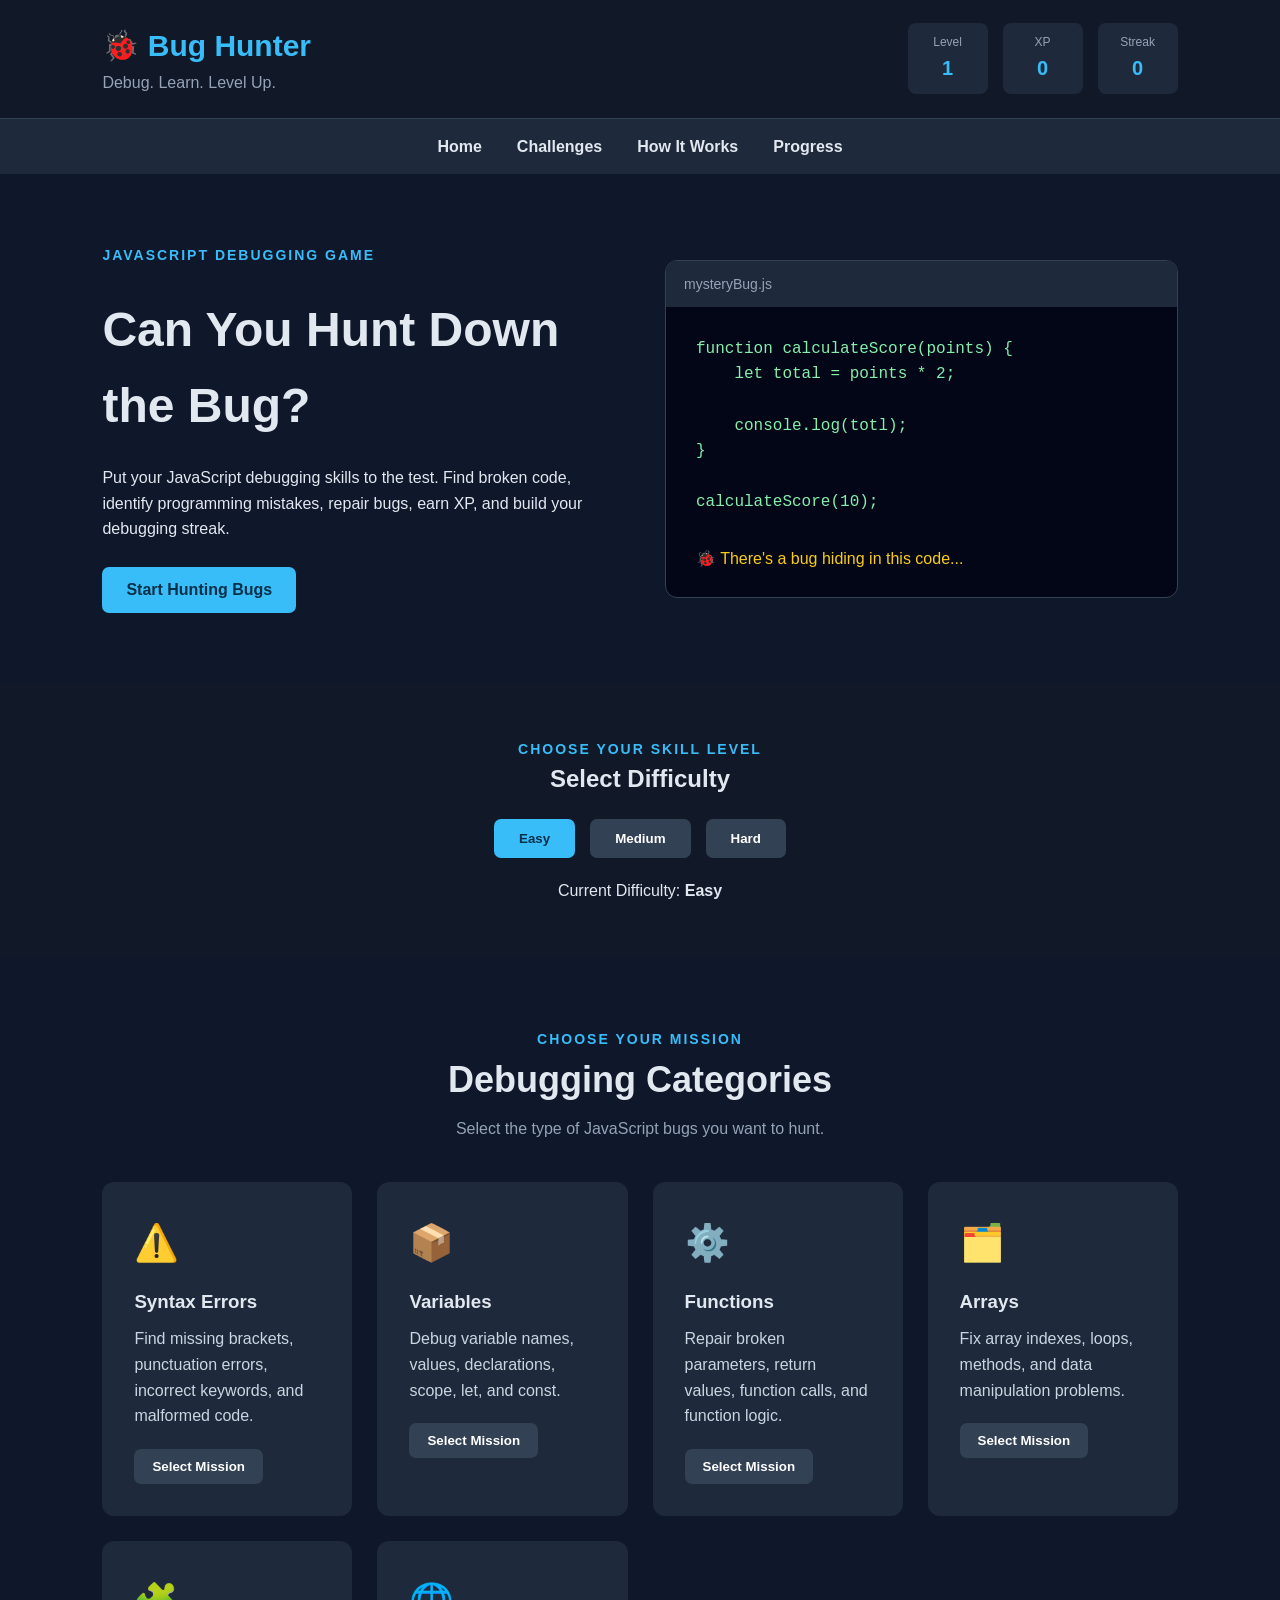
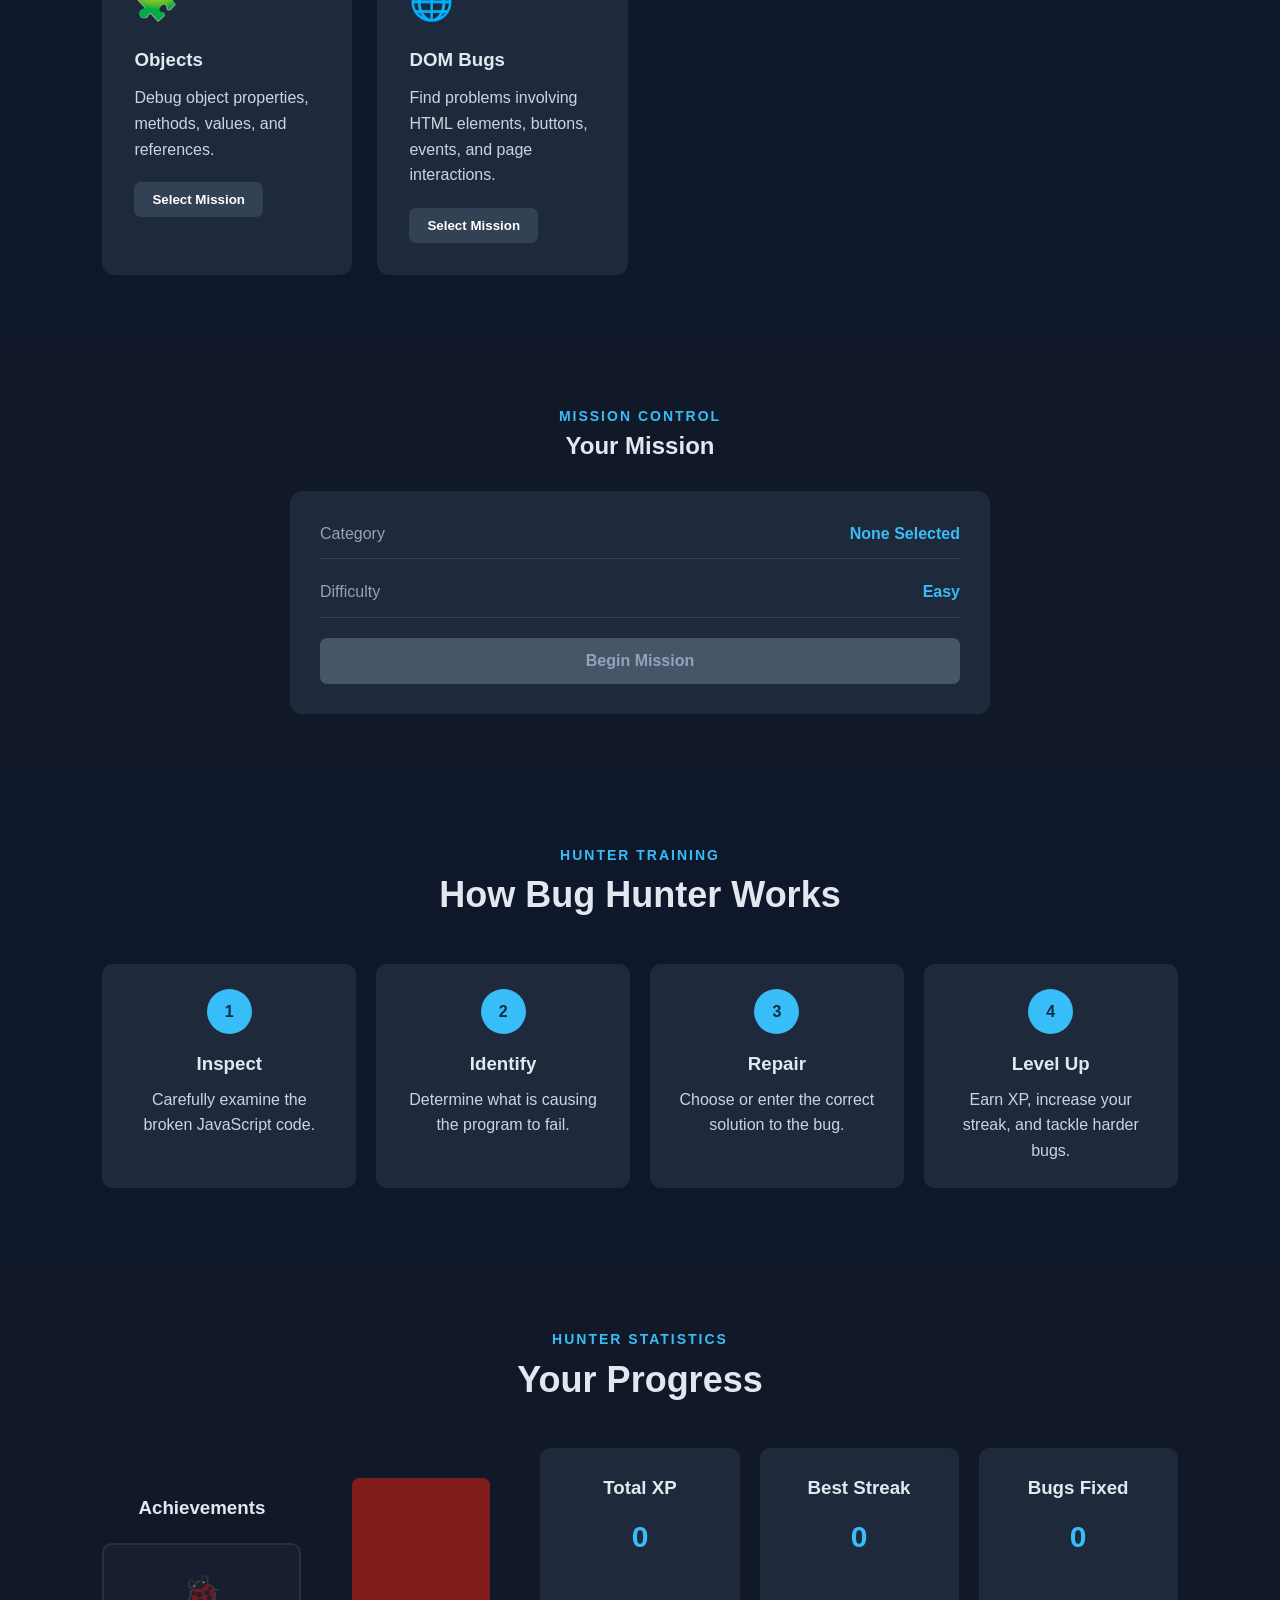
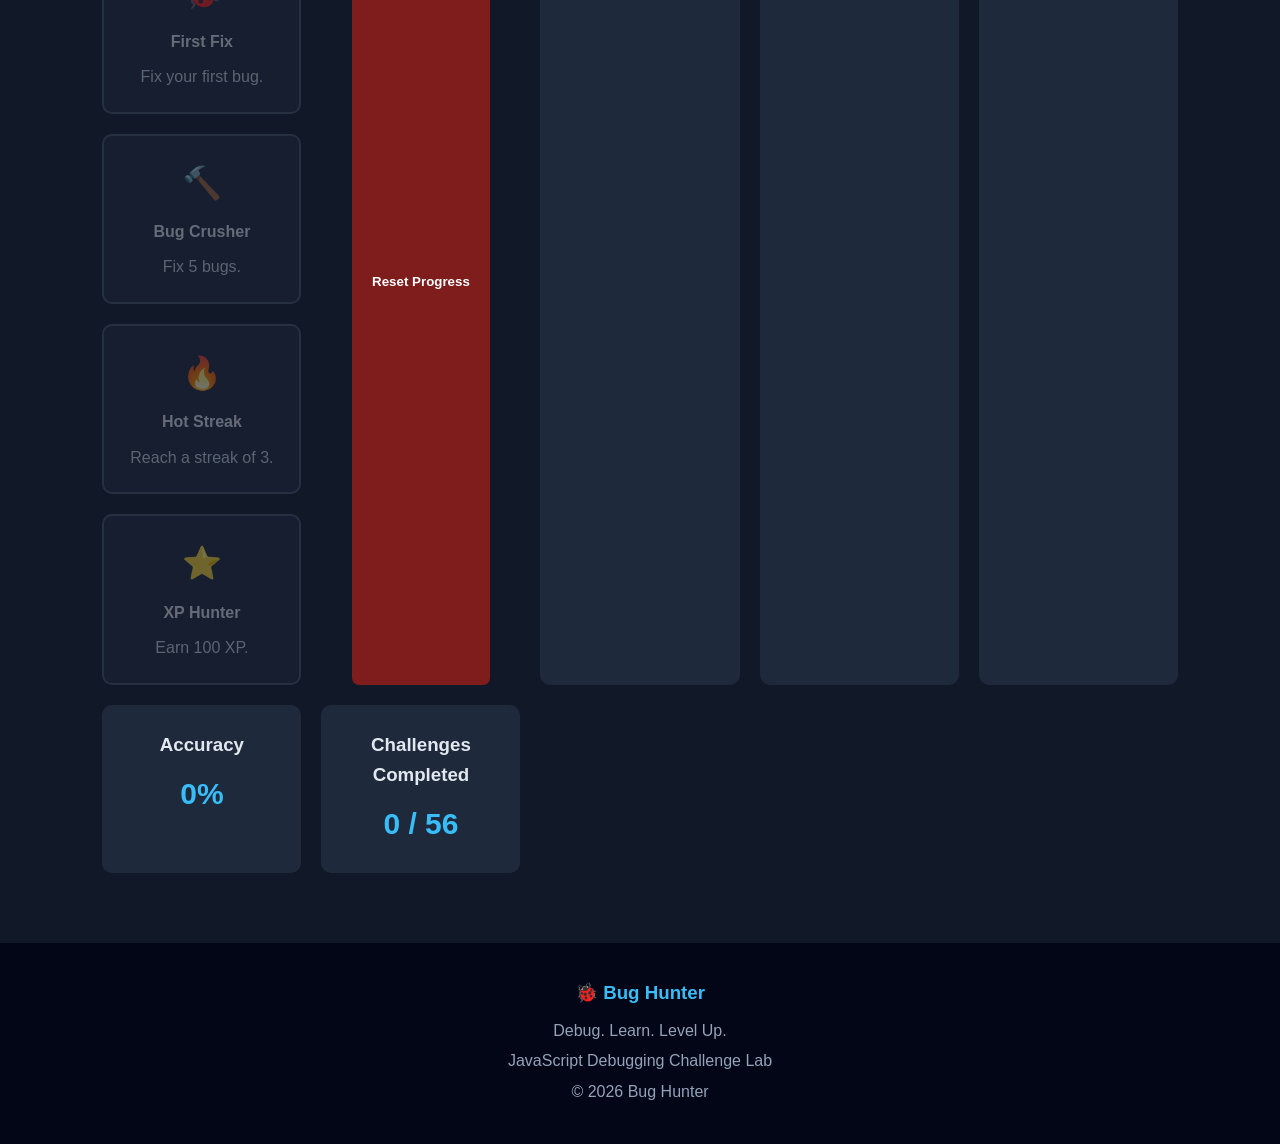
<file: BugHunter-FinalProject/index.html>
<!DOCTYPE html>
<html lang="en">

<head>
    <meta charset="UTF-8">
    <meta name="viewport" content="width=device-width, initial-scale=1.0">

    <title>Bug Hunter | Debugging Challenge Lab</title>

    <!-- Main CSS -->
    <link rel="stylesheet" href="css/main.css">
</head>

<body>

    <!-- =========================
         HEADER
    ========================== -->
    <header class="main-header">

        <div class="logo">
            <h1>🐞 Bug Hunter</h1>
            <p>Debug. Learn. Level Up.</p>
        </div>

        <div class="player-stats">

            <div class="stat-box">
                <span>Level</span>
                <strong id="levelDisplay">1</strong>
            </div>

            <div class="stat-box">
                <span>XP</span>
                <strong id="xpDisplay">0</strong>
            </div>

            <div class="stat-box">
                <span>Streak</span>
                <strong id="streakDisplay">0</strong>
            </div>

        </div>

    </header>


    <!-- =========================
         NAVIGATION
    ========================== -->
    <nav class="navbar">

        <a href="#home">Home</a>
        <a href="#categories">Challenges</a>
        <a href="#how-it-works">How It Works</a>
        <a href="#progress">Progress</a>

    </nav>


    <main>

        <!-- =========================
             HERO / HOME
        ========================== -->
        <section id="home" class="hero">

            <div class="hero-text">

                <p class="section-label">
                    JavaScript Debugging Game
                </p>

                <h2>Can You Hunt Down the Bug?</h2>

                <p>
                    Put your JavaScript debugging skills to the test.
                    Find broken code, identify programming mistakes,
                    repair bugs, earn XP, and build your debugging streak.
                </p>

                <button id="startButton" class="main-button">
                    Start Hunting Bugs
                </button>

            </div>


            <div class="code-preview">

                <div class="code-header">
                    mysteryBug.js
                </div>

                <pre><code>function calculateScore(points) {
    let total = points * 2;

    console.log(totl);
}

calculateScore(10);</code></pre>

                <p class="bug-message">
                    🐞 There's a bug hiding in this code...
                </p>

            </div>

        </section>


        <!-- =========================
             DIFFICULTY
        ========================== -->
        <section class="difficulty-section">

            <p class="section-label">Choose Your Skill Level</p>

            <h2>Select Difficulty</h2>

            <div class="difficulty-buttons">

                <button
                    class="difficulty-button active"
                    data-difficulty="easy">
                    Easy
                </button>

                <button
                    class="difficulty-button"
                    data-difficulty="medium">
                    Medium
                </button>

                <button
                    class="difficulty-button"
                    data-difficulty="hard">
                    Hard
                </button>

            </div>

            <p>
                Current Difficulty:
                <strong id="selectedDifficulty">Easy</strong>
            </p>

        </section>


        <!-- =========================
             CHALLENGE CATEGORIES
        ========================== -->
        <section id="categories" class="categories-section">

            <div class="section-title">

                <p class="section-label">
                    Choose Your Mission
                </p>

                <h2>Debugging Categories</h2>

                <p>
                    Select the type of JavaScript bugs you want
                    to hunt.
                </p>

            </div>


            <div class="category-grid">

                <!-- Syntax -->
                <article
                    class="category-card"
                    data-category="syntax">

                    <div class="category-icon">⚠️</div>

                    <h3>Syntax Errors</h3>

                    <p>
                        Find missing brackets, punctuation errors,
                        incorrect keywords, and malformed code.
                    </p>

                    <button class="category-button">
                        Select Mission
                    </button>

                </article>


                <!-- Variables -->
                <article
                    class="category-card"
                    data-category="variables">

                    <div class="category-icon">📦</div>

                    <h3>Variables</h3>

                    <p>
                        Debug variable names, values, declarations,
                        scope, let, and const.
                    </p>

                    <button class="category-button">
                        Select Mission
                    </button>

                </article>


                <!-- Functions -->
                <article
                    class="category-card"
                    data-category="functions">

                    <div class="category-icon">⚙️</div>

                    <h3>Functions</h3>

                    <p>
                        Repair broken parameters, return values,
                        function calls, and function logic.
                    </p>

                    <button class="category-button">
                        Select Mission
                    </button>

                </article>


                <!-- Arrays -->
                <article
                    class="category-card"
                    data-category="arrays">

                    <div class="category-icon">🗂️</div>

                    <h3>Arrays</h3>

                    <p>
                        Fix array indexes, loops, methods,
                        and data manipulation problems.
                    </p>

                    <button class="category-button">
                        Select Mission
                    </button>

                </article>


                <!-- Objects -->
                <article
                    class="category-card"
                    data-category="objects">

                    <div class="category-icon">🧩</div>

                    <h3>Objects</h3>

                    <p>
                        Debug object properties, methods,
                        values, and references.
                    </p>

                    <button class="category-button">
                        Select Mission
                    </button>

                </article>


                <!-- DOM -->
                <article
                    class="category-card"
                    data-category="dom">

                    <div class="category-icon">🌐</div>

                    <h3>DOM Bugs</h3>

                    <p>
                        Find problems involving HTML elements,
                        buttons, events, and page interactions.
                    </p>

                    <button class="category-button">
                        Select Mission
                    </button>

                </article>

            </div>

        </section>


        <!-- =========================
             CURRENT MISSION
        ========================== -->
        <section class="mission-section">

            <p class="section-label">Mission Control</p>

            <h2>Your Mission</h2>

            <div class="mission-card">

                <div>
                    <span>Category</span>
                    <strong id="selectedCategory">
                        None Selected
                    </strong>
                </div>

                <div>
                    <span>Difficulty</span>
                    <strong id="missionDifficulty">
                        Easy
                    </strong>
                </div>

                <button
                    id="missionButton"
                    class="main-button"
                    disabled>

                    Begin Mission

                </button>

            </div>

        </section>

<!-- =========================
     ACTIVE CHALLENGE
========================== -->
<section id="challengeArea" class="challenge-section hidden">

    <div class="section-title">
        <p class="section-label">Active Mission</p>
        <h2 id="challengeTitle">Bug Challenge</h2>
        <p>
            Inspect the code and choose the correct answer.
        </p>
    </div>

    <div class="challenge-container">

        <div class="challenge-info">
<div class="mission-status">
    <span>
        Completed:
        <strong id="missionCompleted">0</strong>
    </span>

    <span>
        Available:
        <strong id="missionAvailable">0</strong>
    </span>
</div>
            <span id="challengeCategory">
                Category
            </span>

            <span id="challengeDifficulty">
                Difficulty
            </span>

            <span>
                XP Reward:
                <strong id="challengeXP">0</strong>
            </span>

        </div>

        <div class="challenge-code">

            <div class="code-header">
                bugChallenge.js
            </div>

            <pre><code id="challengeCode"></code></pre>

        </div>

        <h3 id="challengeQuestion">
            What is wrong with this code?
        </h3>

        <div
            id="answerContainer"
            class="answer-container">
        </div>

        <button
            id="submitAnswer"
            class="main-button"
            disabled>

            Check Answer

        </button>

        <div
            id="feedbackBox"
            class="feedback-box hidden">

            <h3 id="feedbackTitle"></h3>

            <p id="feedbackText"></p>

            <button
                id="nextChallenge"
                class="main-button">

                Next Challenge

            </button>

        </div>

    </div>

</section>
        <!-- =========================
             HOW IT WORKS
        ========================== -->
        <section id="how-it-works" class="how-section">

            <div class="section-title">

                <p class="section-label">
                    Hunter Training
                </p>

                <h2>How Bug Hunter Works</h2>

            </div>


            <div class="steps-grid">

                <article class="step">

                    <span>1</span>

                    <h3>Inspect</h3>

                    <p>
                        Carefully examine the broken
                        JavaScript code.
                    </p>

                </article>


                <article class="step">

                    <span>2</span>

                    <h3>Identify</h3>

                    <p>
                        Determine what is causing
                        the program to fail.
                    </p>

                </article>


                <article class="step">

                    <span>3</span>

                    <h3>Repair</h3>

                    <p>
                        Choose or enter the correct
                        solution to the bug.
                    </p>

                </article>


                <article class="step">

                    <span>4</span>

                    <h3>Level Up</h3>

                    <p>
                        Earn XP, increase your streak,
                        and tackle harder bugs.
                    </p>

                </article>

            </div>

        </section>


        <!-- =========================
             PROGRESS
        ========================== -->
        <section id="progress" class="progress-section">

            <div class="section-title">

                <p class="section-label">
                    Hunter Statistics
                </p>

                <h2>Your Progress</h2>

            </div>


            <div class="progress-grid">
                <div class="achievements-section">

    <h3>Achievements</h3>

    <div class="achievement-grid">

        <div class="achievement-card locked" id="badgeFirstFix">
            <span>🐞</span>
            <h4>First Fix</h4>
            <p>Fix your first bug.</p>
        </div>

        <div class="achievement-card locked" id="badgeBugCrusher">
            <span>🔨</span>
            <h4>Bug Crusher</h4>
            <p>Fix 5 bugs.</p>
        </div>

        <div class="achievement-card locked" id="badgeHotStreak">
            <span>🔥</span>
            <h4>Hot Streak</h4>
            <p>Reach a streak of 3.</p>
        </div>

        <div class="achievement-card locked" id="badgeXPHunter">
            <span>⭐</span>
            <h4>XP Hunter</h4>
            <p>Earn 100 XP.</p>
        </div>

    </div>

</div>
<button id="resetProgress" class="reset-button">
    Reset Progress
</button>
                <div class="progress-card">

                    <h3>Total XP</h3>

                    <p id="progressXP">0</p>

                </div>


                <div class="progress-card">

                    <h3>Best Streak</h3>

                    <p id="bestStreak">0</p>

                </div>


                <div class="progress-card">

                    <h3>Bugs Fixed</h3>

                    <p id="bugsFixed">0</p>

                </div>


                <div class="progress-card">

                    <h3>Accuracy</h3>

                    <p id="accuracy">0%</p>

                </div>
<div class="progress-card">
    <h3>Challenges Completed</h3>
    <p id="completedCount">0 / 54</p>
</div>
            </div>

        </section>

    </main>


    <!-- =========================
         FOOTER
    ========================== -->
    <footer>

        <h3>🐞 Bug Hunter</h3>

        <p>
            Debug. Learn. Level Up.
        </p>

        <p>
            JavaScript Debugging Challenge Lab
        </p>

        <p>
            &copy; 2026 Bug Hunter
        </p>

    </footer>


    <!-- External JavaScript -->
    <script src="js/challenges.js"></script>
<script src="js/app.js"></script>
</body>
</html>
</file>
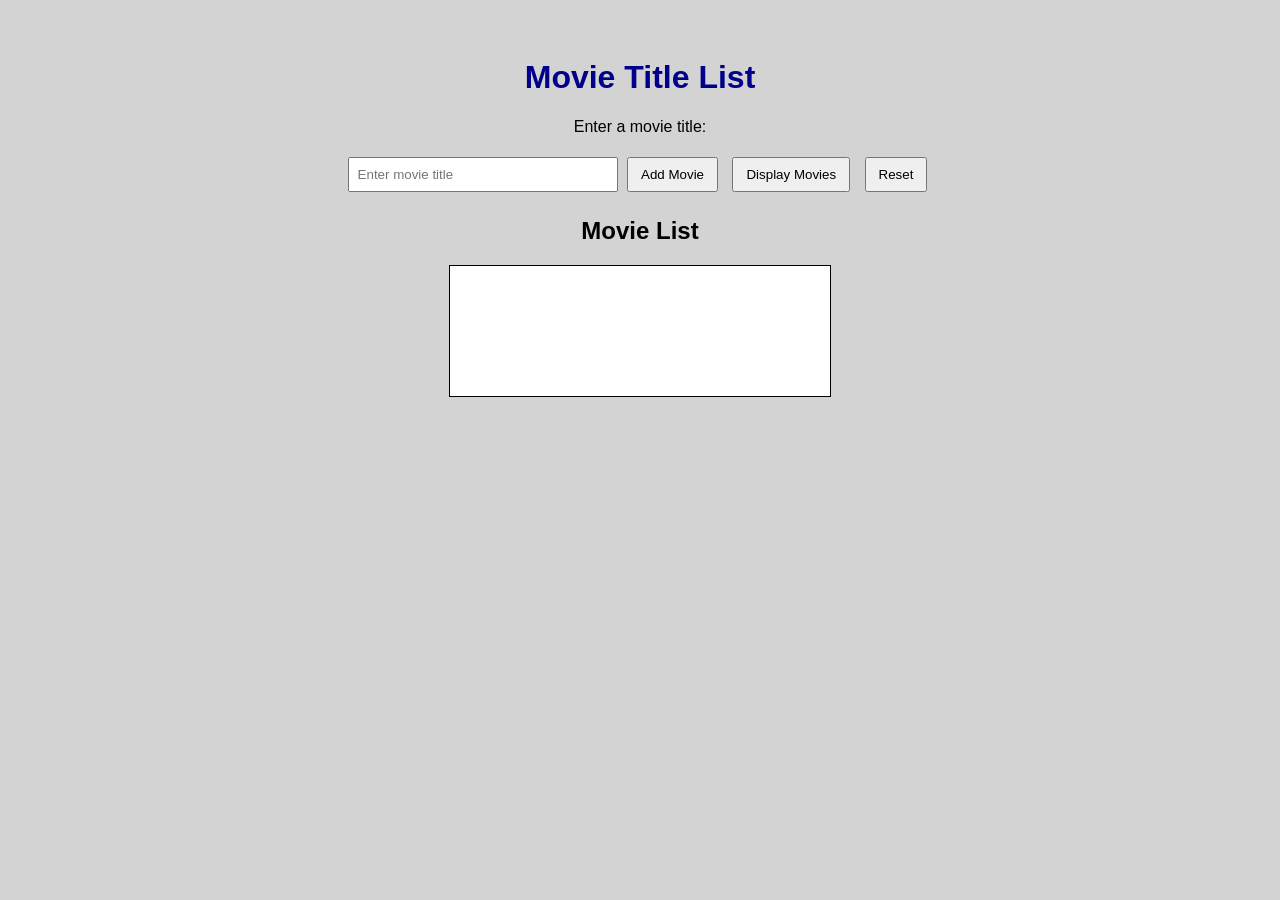
<file: Index2.html>
<!DOCTYPE html>
<html lang="en">
<head>
    <meta charset="UTF-8">
    <title>Movie List</title>
    <link rel="stylesheet" href="main2.css">
</head>

<body>

    <h1>Movie Title List</h1>

    <p>Enter a movie title:</p>

    <input type="text" id="movieInput" placeholder="Enter movie title">

    <button onclick="addMovie()">Add Movie</button>
    <button onclick="displayMovies()">Display Movies</button>
    <button onclick="resetMovies()">Reset</button>

    <h2>Movie List</h2>

    <div id="movieList"></div>

    <script src="script2.js"></script>

</body>
</html>
</file>
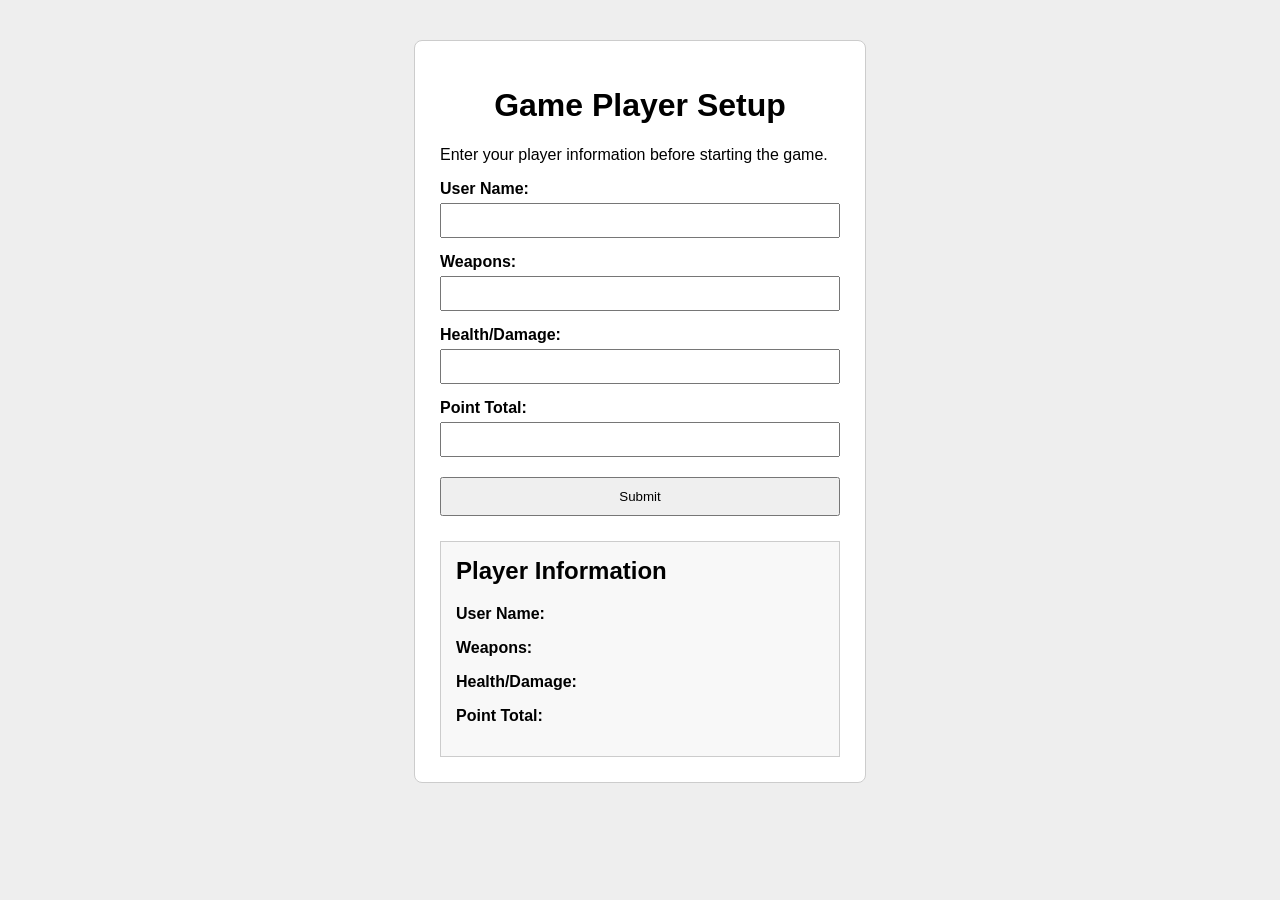
<file: index3.html>
<!DOCTYPE html>
<html lang="en">
<head>
    <meta charset="UTF-8">
    <title>Game Player Setup</title>
    <link rel="stylesheet" href="main3.css">
</head>

<body>

    <div class="container">
        <h1>Game Player Setup</h1>
        <p>Enter your player information before starting the game.</p>

        <form id="gameForm">

            <label for="username">User Name:</label>
            <input type="text" id="username" required>

            <label for="weapons">Weapons:</label>
            <input type="text" id="weapons" required>

            <label for="health">Health/Damage:</label>
            <input type="number" id="health" required>

            <label for="points">Point Total:</label>
            <input type="number" id="points" required>

            <button type="submit">Submit</button>

        </form>

        <div id="output">
            <h2>Player Information</h2>

            <p><strong>User Name:</strong> <span id="outputUsername"></span></p>
            <p><strong>Weapons:</strong> <span id="outputWeapons"></span></p>
            <p><strong>Health/Damage:</strong> <span id="outputHealth"></span></p>
            <p><strong>Point Total:</strong> <span id="outputPoints"></span></p>
        </div>
    </div>

    <!-- Connect to script3.js -->
    <script src="script3.js"></script>

</body>
</html>
</file>
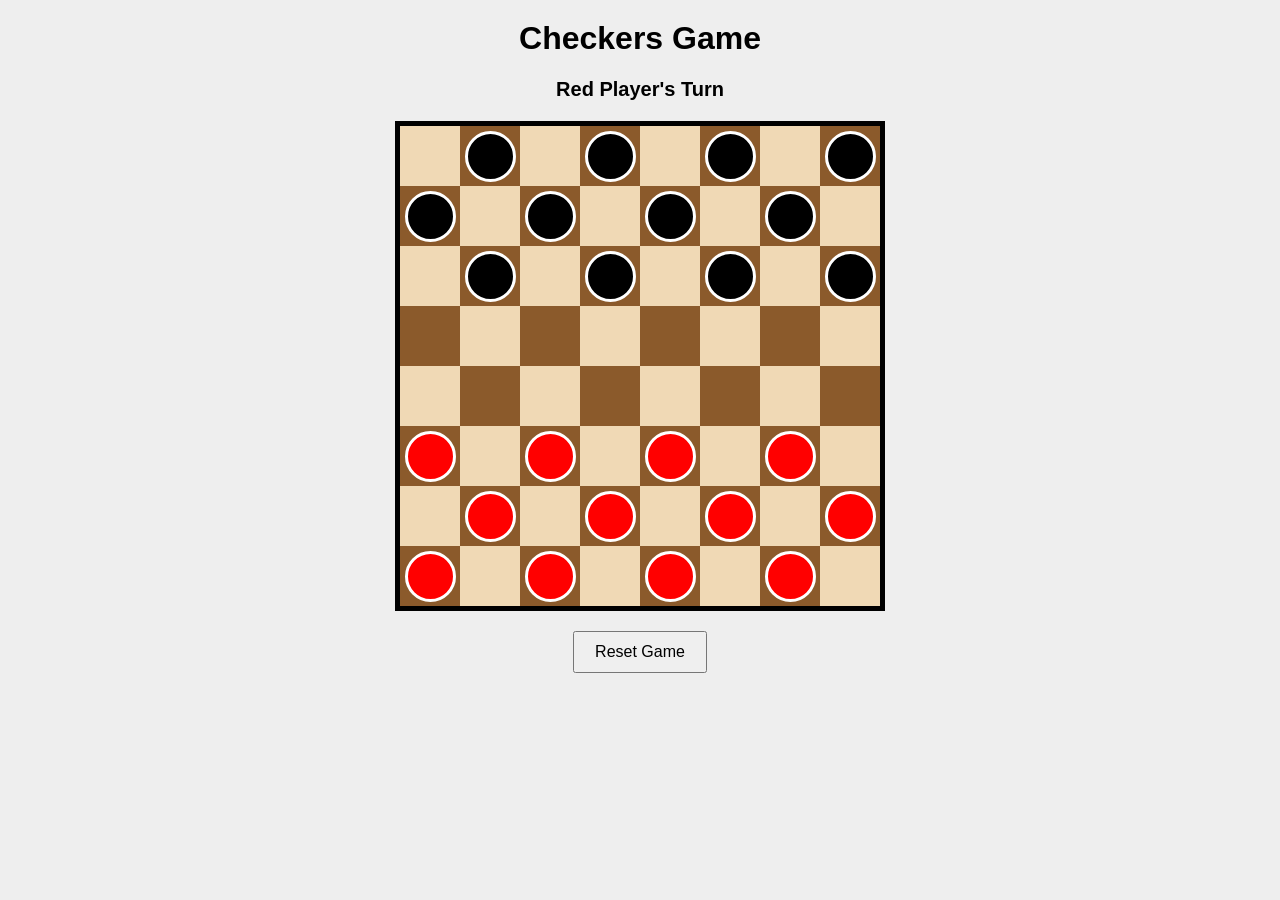
<file: index4.html>
<!DOCTYPE html>
<html lang="en">
<head>
    <meta charset="UTF-8">
    <meta name="viewport" content="width=device-width, initial-scale=1.0">
    <title>Checkers Game</title>
    <link rel="stylesheet" href="main4.css">
</head>

<body>

    <h1>Checkers Game</h1>

    <p id="turnDisplay">Red Player's Turn</p>

    <div id="checkerboard"></div>

    <button id="resetButton">Reset Game</button>

    <script src="script4.js"></script>

</body>
</html>
</file>
<file: BugHunter-FinalProject/css/main.css>
/* ==============================
   BUG HUNTER - MAIN STYLES
============================== */

* {
    margin: 0;
    padding: 0;
    box-sizing: border-box;
}

html {
    scroll-behavior: smooth;
}

body {
    font-family: Arial, Helvetica, sans-serif;
    background: #0f172a;
    color: #e2e8f0;
    line-height: 1.6;
}


/* ==============================
   HEADER
============================== */

.main-header {
    display: flex;
    justify-content: space-between;
    align-items: center;
    padding: 22px 8%;
    background: #111827;
    border-bottom: 1px solid #334155;
}

.logo h1 {
    color: #38bdf8;
    font-size: 30px;
}

.logo p {
    color: #94a3b8;
}

.player-stats {
    display: flex;
    gap: 15px;
}

.stat-box {
    background: #1e293b;
    padding: 10px 18px;
    border-radius: 8px;
    min-width: 80px;
    text-align: center;
}

.stat-box span {
    display: block;
    color: #94a3b8;
    font-size: 12px;
}

.stat-box strong {
    color: #38bdf8;
    font-size: 20px;
}


/* ==============================
   NAVIGATION
============================== */

.navbar {
    display: flex;
    justify-content: center;
    gap: 35px;
    background: #1e293b;
    padding: 15px;
}

.navbar a {
    color: #e2e8f0;
    text-decoration: none;
    font-weight: bold;
}

.navbar a:hover {
    color: #38bdf8;
}


/* ==============================
   HERO
============================== */

.hero {
    min-height: 500px;
    display: grid;
    grid-template-columns: 1fr 1fr;
    gap: 50px;
    align-items: center;
    padding: 70px 8%;
}

.hero-text h2 {
    font-size: 48px;
    margin-bottom: 20px;
}

.hero-text p {
    max-width: 600px;
    margin-bottom: 25px;
}

.section-label {
    color: #38bdf8;
    font-weight: bold;
    text-transform: uppercase;
    letter-spacing: 2px;
    font-size: 14px;
}

.code-preview {
    background: #020617;
    border: 1px solid #334155;
    border-radius: 12px;
    overflow: hidden;
}

.code-header {
    background: #1e293b;
    padding: 12px 18px;
    color: #94a3b8;
    font-size: 14px;
}

.code-preview pre {
    padding: 30px;
    overflow-x: auto;
}

.code-preview code {
    color: #86efac;
    font-family: Consolas, monospace;
}

.bug-message {
    padding: 0 30px 25px;
    color: #facc15;
}


/* ==============================
   BUTTONS
============================== */

.main-button,
.category-button,
.difficulty-button {
    border: none;
    border-radius: 7px;
    cursor: pointer;
    font-weight: bold;
    transition: 0.2s;
}

.main-button {
    background: #38bdf8;
    color: #082f49;
    padding: 14px 24px;
    font-size: 16px;
}

.main-button:hover {
    background: #7dd3fc;
}

.main-button:disabled {
    background: #475569;
    color: #94a3b8;
    cursor: not-allowed;
}


/* ==============================
   DIFFICULTY
============================== */

.difficulty-section {
    text-align: center;
    padding: 55px 8%;
    background: #111827;
}

.difficulty-section h2 {
    margin-bottom: 20px;
}

.difficulty-buttons {
    display: flex;
    justify-content: center;
    gap: 15px;
    margin-bottom: 20px;
}

.difficulty-button {
    background: #334155;
    color: #ffffff;
    padding: 12px 25px;
}

.difficulty-button:hover,
.difficulty-button.active {
    background: #38bdf8;
    color: #082f49;
}


/* ==============================
   SECTION TITLES
============================== */

.section-title {
    text-align: center;
    margin-bottom: 40px;
}

.section-title h2 {
    font-size: 36px;
    margin-bottom: 8px;
}

.section-title p:last-child {
    color: #94a3b8;
}


/* ==============================
   CATEGORIES
============================== */

.categories-section {
    padding: 70px 8%;
}

.category-grid {
    display: grid;
    grid-template-columns: repeat(auto-fit, minmax(250px, 1fr));
    gap: 25px;
}

.category-card {
    background: #1e293b;
    padding: 30px;
    border-radius: 12px;
    border: 2px solid transparent;
    transition: transform 0.2s, border-color 0.2s;
}

.category-card:hover {
    transform: translateY(-5px);
    border-color: #38bdf8;
}

.category-card.selected {
    border-color: #22c55e;
}

.category-icon {
    font-size: 36px;
    margin-bottom: 15px;
}

.category-card h3 {
    margin-bottom: 10px;
}

.category-card p {
    color: #cbd5e1;
    margin-bottom: 20px;
}

.category-button {
    background: #334155;
    color: #ffffff;
    padding: 10px 18px;
}

.category-button:hover {
    background: #38bdf8;
    color: #082f49;
}


/* ==============================
   MISSION CONTROL
============================== */

.mission-section {
    background: #111827;
    padding: 60px 8%;
    text-align: center;
}

.mission-section h2 {
    margin-bottom: 25px;
}

.mission-card {
    max-width: 700px;
    margin: auto;
    background: #1e293b;
    padding: 30px;
    border-radius: 12px;
    display: grid;
    gap: 20px;
}

.mission-card div {
    display: flex;
    justify-content: space-between;
    gap: 20px;
    border-bottom: 1px solid #334155;
    padding-bottom: 12px;
}

.mission-card span {
    color: #94a3b8;
}

.mission-card strong {
    color: #38bdf8;
}


/* ==============================
   HOW IT WORKS
============================== */

.how-section {
    padding: 70px 8%;
}

.steps-grid {
    display: grid;
    grid-template-columns: repeat(auto-fit, minmax(200px, 1fr));
    gap: 20px;
}

.step {
    background: #1e293b;
    padding: 25px;
    border-radius: 10px;
    text-align: center;
}

.step span {
    display: inline-block;
    width: 45px;
    height: 45px;
    line-height: 45px;
    border-radius: 50%;
    background: #38bdf8;
    color: #082f49;
    font-weight: bold;
    margin-bottom: 15px;
}

.step h3 {
    margin-bottom: 8px;
}

.step p {
    color: #cbd5e1;
}


/* ==============================
   PROGRESS
============================== */

.progress-section {
    background: #111827;
    padding: 70px 8%;
}

.progress-grid {
    display: grid;
    grid-template-columns: repeat(auto-fit, minmax(180px, 1fr));
    gap: 20px;
}

.progress-card {
    background: #1e293b;
    padding: 25px;
    border-radius: 10px;
    text-align: center;
}

.progress-card h3 {
    margin-bottom: 10px;
}

.progress-card p {
    color: #38bdf8;
    font-size: 30px;
    font-weight: bold;
}


/* ==============================
   FOOTER
============================== */

footer {
    text-align: center;
    background: #020617;
    padding: 35px;
    color: #94a3b8;
}

footer h3 {
    color: #38bdf8;
    margin-bottom: 10px;
}

footer p {
    margin: 5px 0;
}


/* ==============================
   RESPONSIVE DESIGN
============================== */

@media (max-width: 850px) {

    .main-header {
        flex-direction: column;
        gap: 20px;
        text-align: center;
    }

    .hero {
        grid-template-columns: 1fr;
    }

    .hero-text h2 {
        font-size: 36px;
    }

    .navbar {
        flex-wrap: wrap;
        gap: 18px;
    }

    .player-stats {
        flex-wrap: wrap;
        justify-content: center;
    }
}

@media (max-width: 500px) {

    .hero,
    .categories-section,
    .how-section,
    .progress-section,
    .mission-section,
    .difficulty-section {
        padding-left: 5%;
        padding-right: 5%;
    }

    .hero-text h2 {
        font-size: 30px;
    }

    .difficulty-buttons {
        flex-direction: column;
    }

    .mission-card div {
        flex-direction: column;
    }
}
/* ==============================
   ACTIVE CHALLENGE
============================== */

.challenge-section {
    padding: 70px 8%;
    background: #0f172a;
}

.challenge-container {
    max-width: 900px;
    margin: auto;
    background: #1e293b;
    padding: 30px;
    border-radius: 12px;
}

.challenge-info {
    display: flex;
    flex-wrap: wrap;
    gap: 15px;
    margin-bottom: 25px;
}

.challenge-info span {
    background: #334155;
    padding: 8px 14px;
    border-radius: 6px;
    color: #cbd5e1;
}

.challenge-info strong {
    color: #38bdf8;
}

.challenge-code {
    background: #020617;
    border: 1px solid #334155;
    border-radius: 10px;
    overflow: hidden;
    margin-bottom: 25px;
}

.challenge-code pre {
    padding: 25px;
    overflow-x: auto;
}

.challenge-code code {
    color: #86efac;
    font-family: Consolas, monospace;
}

.challenge-container h3 {
    margin-bottom: 20px;
}

.answer-container {
    display: grid;
    gap: 12px;
    margin-bottom: 25px;
}

.answer-option {
    background: #334155;
    color: #ffffff;
    border: 2px solid transparent;
    border-radius: 8px;
    padding: 14px;
    cursor: pointer;
    text-align: left;
    font-size: 15px;
}

.answer-option:hover {
    border-color: #38bdf8;
}

.answer-option.selected {
    background: #0c4a6e;
    border-color: #38bdf8;
}

.feedback-box {
    margin-top: 25px;
    padding: 25px;
    border-radius: 10px;
    background: #111827;
}

.feedback-box.correct {
    border: 2px solid #22c55e;
}

.feedback-box.incorrect {
    border: 2px solid #ef4444;
}

.feedback-box p {
    margin-bottom: 20px;
}

.hidden {
    display: none;
}
/* ==============================
   RESET PROGRESS
============================== */

.reset-button {
    display: block;
    margin: 30px auto 0;
    padding: 12px 20px;

    background: #7f1d1d;
    color: white;

    border: none;
    border-radius: 7px;

    font-weight: bold;
    cursor: pointer;
}

.reset-button:hover {
    background: #991b1b;
}
/* ==============================
   ACHIEVEMENTS
============================== */

.achievements-section {
    margin-top: 45px;
    text-align: center;
}

.achievements-section h3 {
    margin-bottom: 20px;
}

.achievement-grid {
    display: grid;
    grid-template-columns: repeat(auto-fit, minmax(180px, 1fr));
    gap: 20px;
}

.achievement-card {
    background: #1e293b;
    padding: 22px;
    border-radius: 10px;
    border: 2px solid #22c55e;
}

.achievement-card span {
    font-size: 32px;
}

.achievement-card h4 {
    margin: 10px 0;
}

.achievement-card p {
    color: #cbd5e1;
}

.achievement-card.locked {
    opacity: 0.4;
    border-color: #475569;
}
/* ==============================
   ANSWER RESULTS
============================== */

.answer-option:disabled {
    cursor: default;
}

.answer-option.correct-answer {
    background: #14532d;
    border-color: #22c55e;
}

.answer-option.wrong-answer {
    background: #7f1d1d;
    border-color: #ef4444;
}
/* ==============================
   MISSION STATUS
============================== */

.mission-status {
    display: flex;
    gap: 20px;
    margin-bottom: 20px;
    color: #cbd5e1;
}

.mission-status strong {
    color: #38bdf8;
}
</file>
<file: main2.css>
body {
    font-family: Arial, sans-serif;
    background-color: lightgray;
    text-align: center;
    padding: 30px;
}

h1 {
    color: darkblue;
}

input {
    padding: 8px;
    width: 250px;
}

button {
    padding: 8px 12px;
    margin: 5px;
    cursor: pointer;
}

#movieList {
    background-color: white;
    width: 350px;
    min-height: 100px;
    margin: 20px auto;
    padding: 15px;
    border: 1px solid black;
    text-align: left;
}

.movie {
    margin: 8px;
}
</file>
<file: main3.css>
body {
    font-family: Arial, sans-serif;
    background-color: #eeeeee;
    margin: 0;
    padding: 40px;
}

.container {
    width: 400px;
    margin: auto;
    background-color: white;
    padding: 25px;
    border: 1px solid #cccccc;
    border-radius: 8px;
}

h1 {
    text-align: center;
}

label {
    display: block;
    margin-top: 15px;
    font-weight: bold;
}

input {
    width: 100%;
    padding: 8px;
    margin-top: 5px;
    box-sizing: border-box;
}

button {
    width: 100%;
    padding: 10px;
    margin-top: 20px;
    cursor: pointer;
}

#output {
    margin-top: 25px;
    padding: 15px;
    border: 1px solid #cccccc;
    background-color: #f8f8f8;
}

#output h2 {
    margin-top: 0;
}
</file>
<file: main4.css>
body {
    font-family: Arial, sans-serif;
    text-align: center;
    background-color: #eeeeee;
}

h1 {
    margin-top: 20px;
}

#turnDisplay {
    font-size: 20px;
    font-weight: bold;
}

#checkerboard {
    width: 480px;
    height: 480px;
    margin: 20px auto;

    display: grid;
    grid-template-columns: repeat(8, 60px);
    grid-template-rows: repeat(8, 60px);

    border: 5px solid black;
}

.square {
    width: 60px;
    height: 60px;

    display: flex;
    justify-content: center;
    align-items: center;
}

.light {
    background-color: #f0d9b5;
}

.dark {
    background-color: #8b5a2b;
}

.piece {
    width: 45px;
    height: 45px;
    border-radius: 50%;
    cursor: pointer;

    border: 3px solid white;
}

.red {
    background-color: red;
}

.black {
    background-color: black;
}

.selected {
    outline: 4px solid yellow;
}

button {
    padding: 10px 20px;
    font-size: 16px;
    cursor: pointer;
}
</file>
